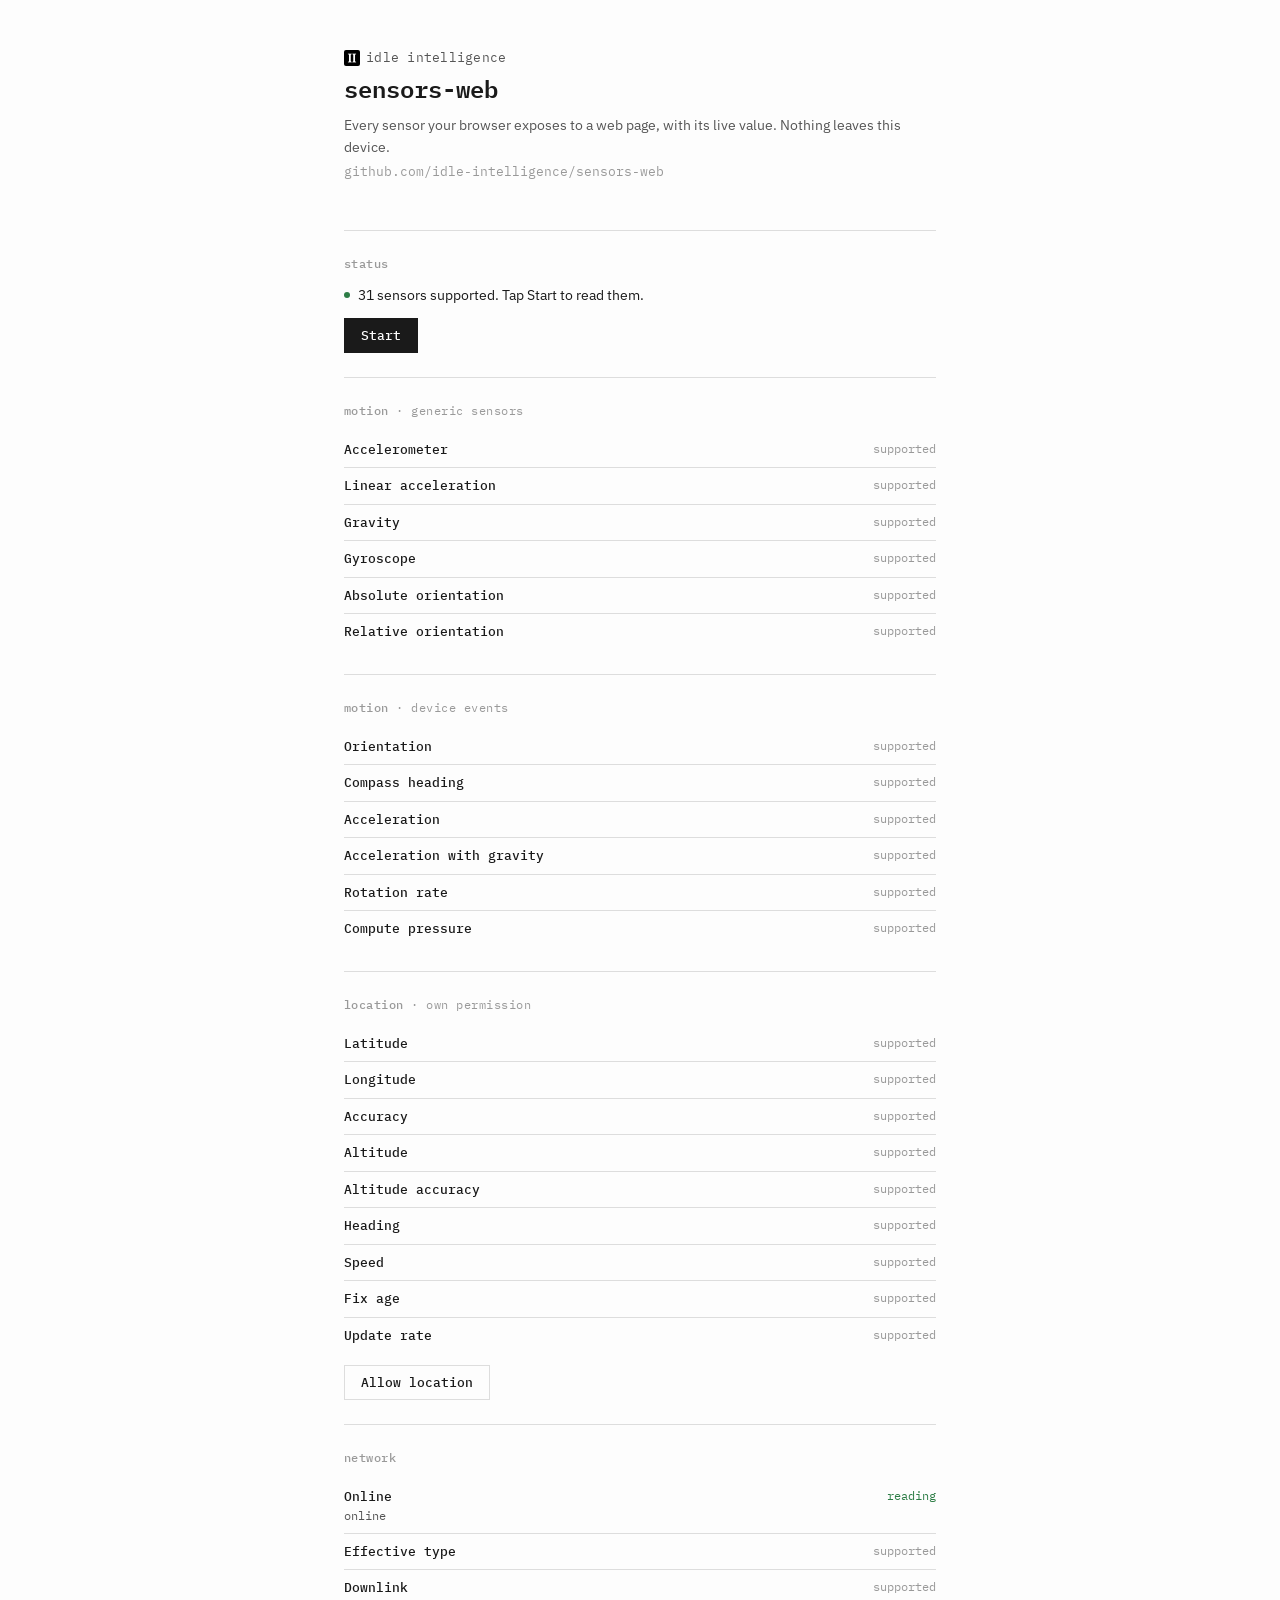
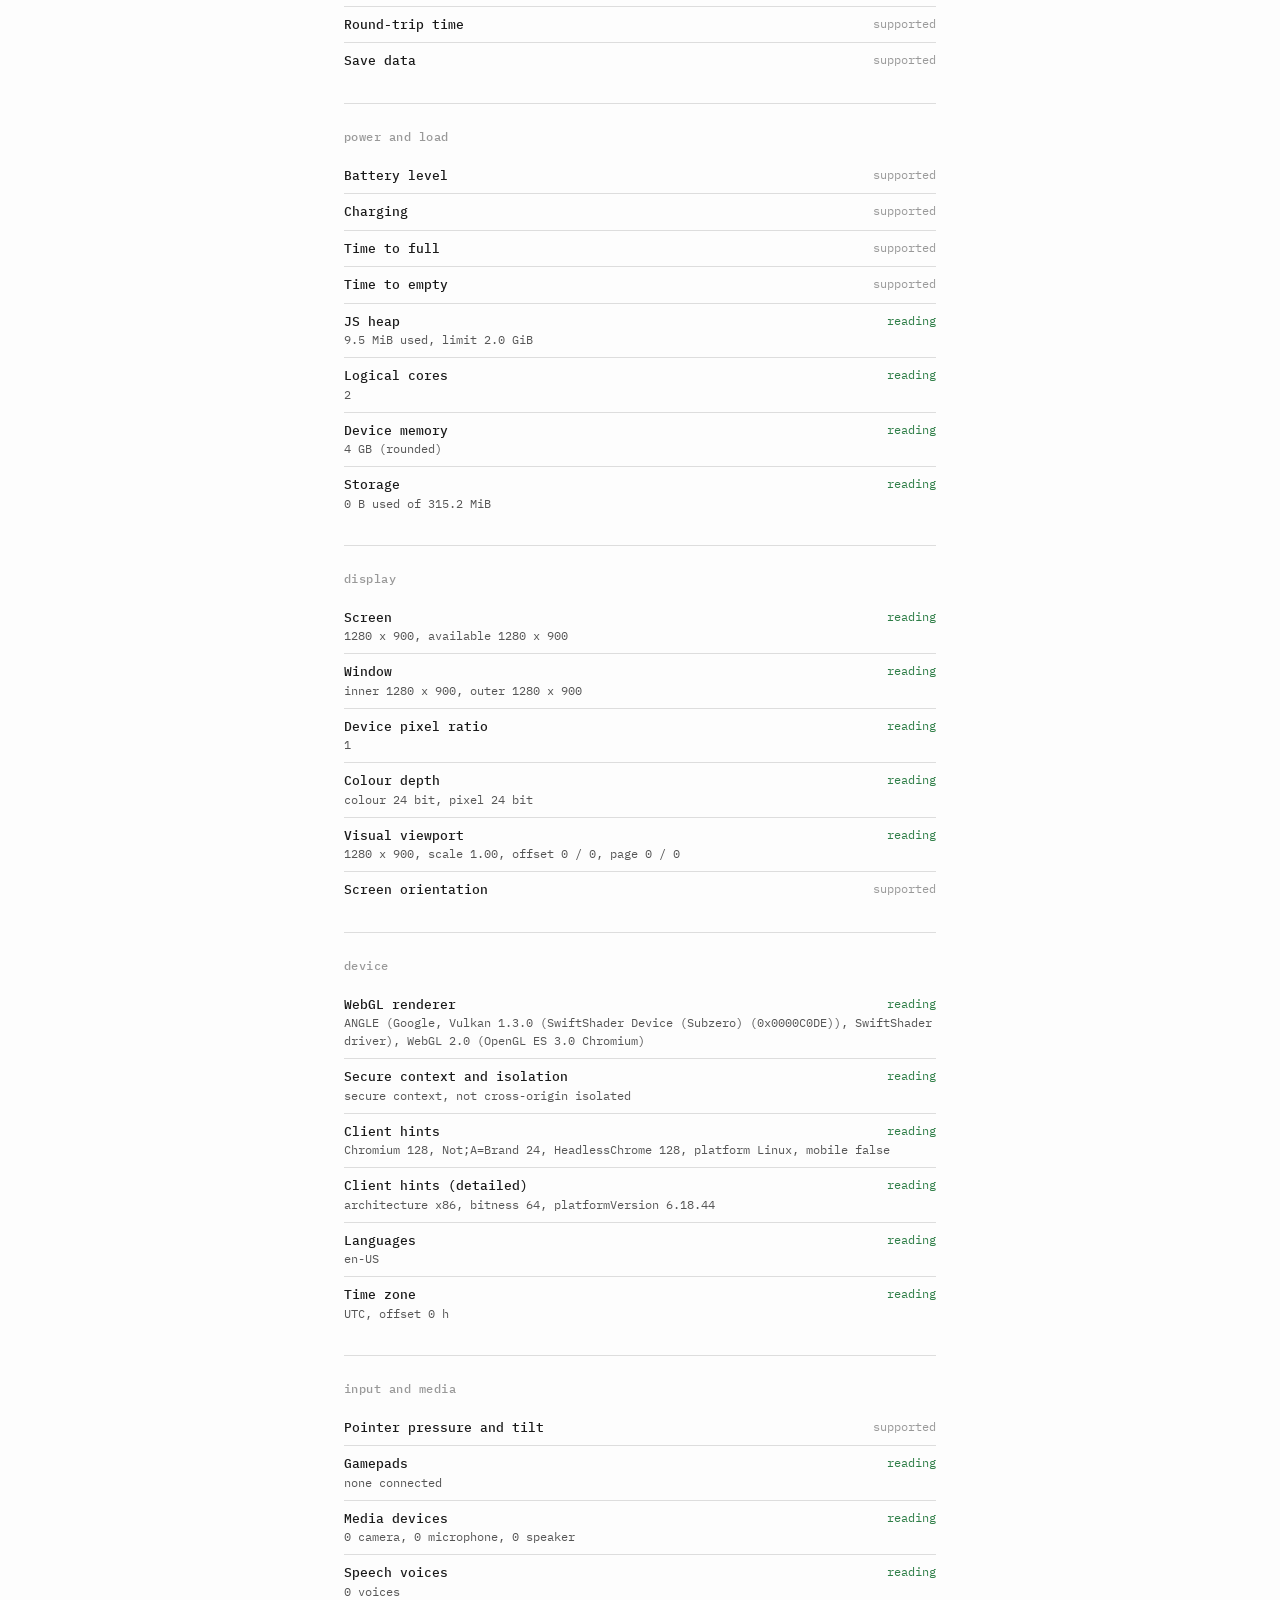
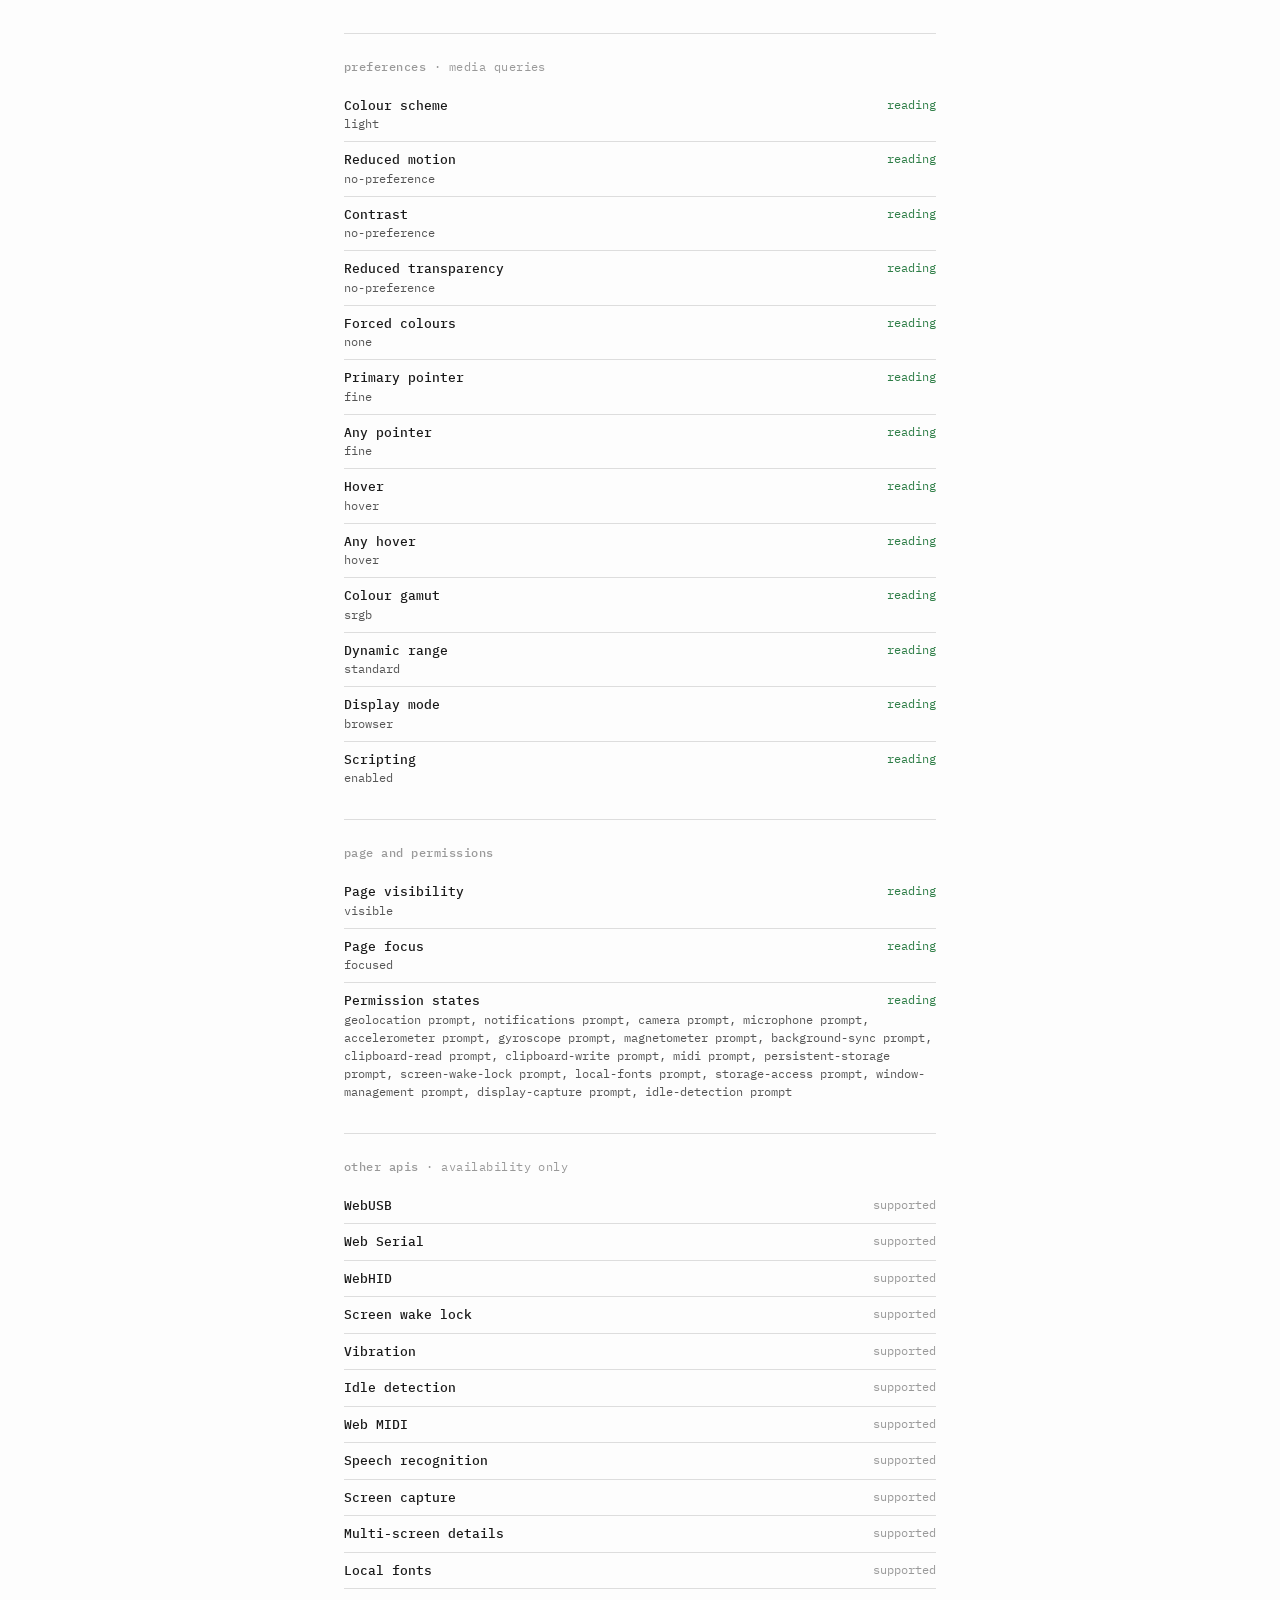
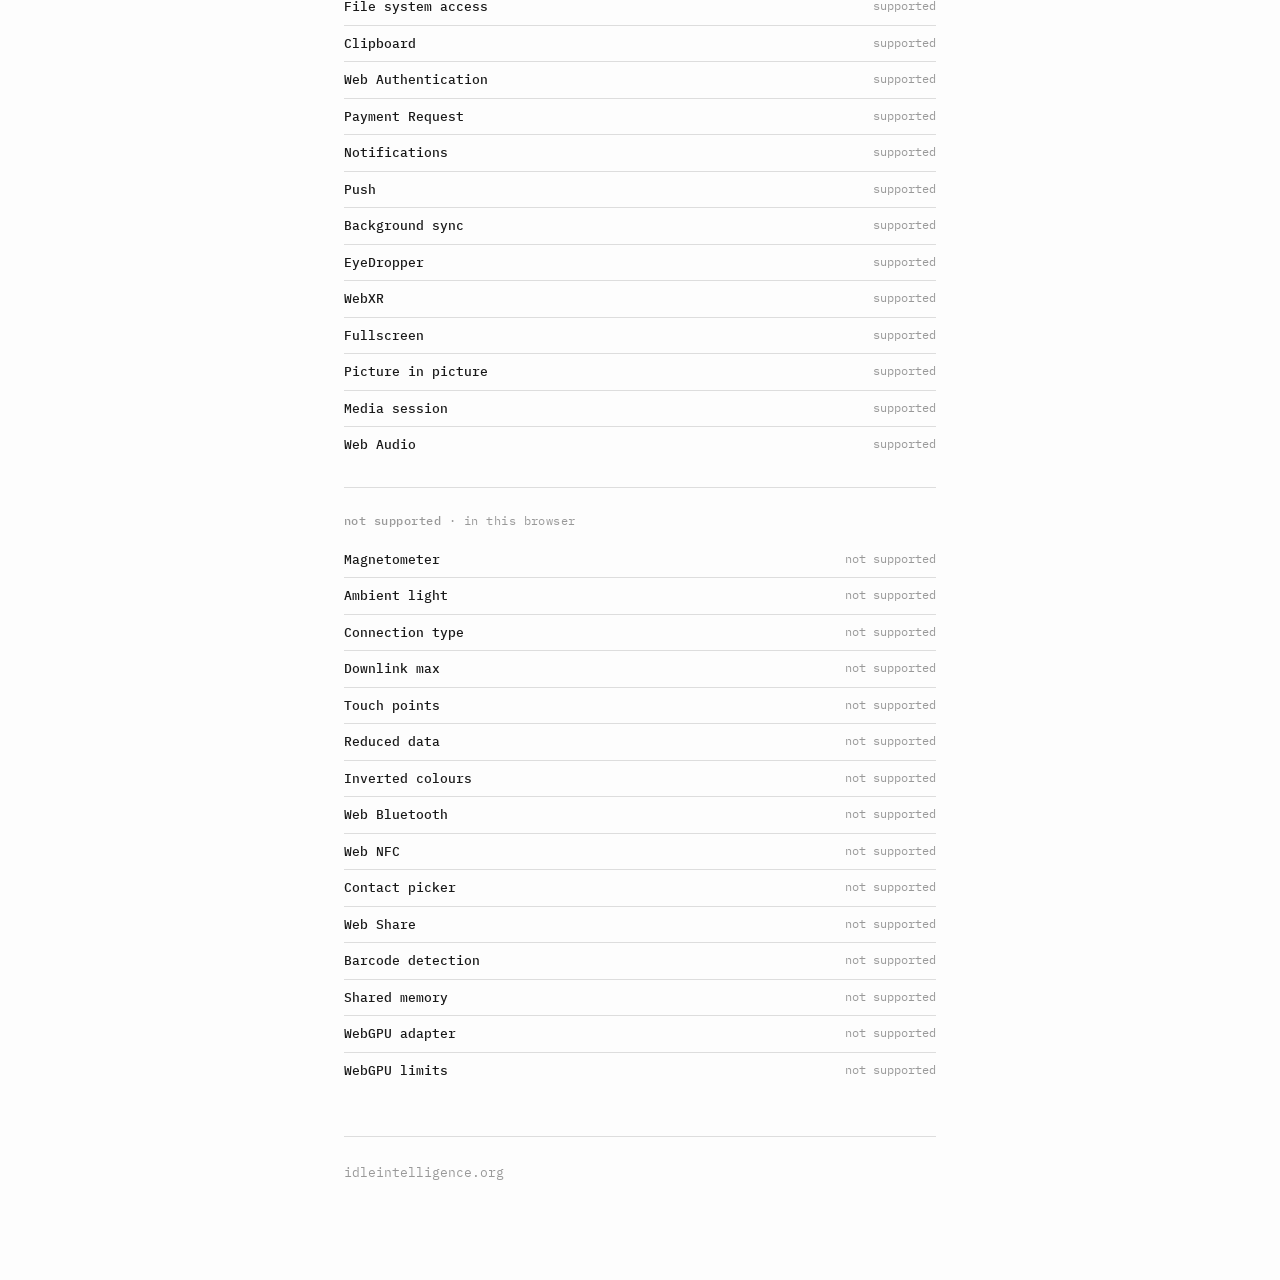
<file: web/index.html>
<!DOCTYPE html>
<html lang="en">
<head>
    <meta charset="UTF-8">
    <meta name="viewport" content="width=device-width, initial-scale=1.0">
    <title>sensors-web · idle intelligence</title>
    <link rel="icon" href="favicon.ico">
    <link rel="apple-touch-icon" href="apple-touch-icon.png">
    <link rel="stylesheet" href="fonts/fonts.css">
    <style>
        :root {
            --bg: #fdfdfd;
            --text: #1a1a1a;
            --muted: #555;
            --faint: #999;
            --border: #ddd;
            --green: #2d7d46;
            --yellow: #b58900;
            --red: #c0392b;
        }
        * { margin: 0; padding: 0; box-sizing: border-box; }
        body {
            font-family: 'IBM Plex Sans', -apple-system, sans-serif;
            max-width: 640px;
            margin: 0 auto;
            padding: 48px 24px 96px;
            color: var(--text);
            background: var(--bg);
            line-height: 1.5;
            font-size: 15px;
        }
        a { color: var(--text); }
        a:hover { color: var(--muted); }

        header { margin-bottom: 48px; }
        .org {
            font-family: 'IBM Plex Mono', monospace;
            font-size: 13px;
            color: var(--muted);
            letter-spacing: 0.02em;
            margin-bottom: 2px;
            display: flex;
            align-items: center;
            gap: 6px;
        }
        .org img {
            width: 16px;
            height: 16px;
            border-radius: 2px;
        }
        h1 {
            font-family: 'IBM Plex Mono', monospace;
            font-size: 24px;
            font-weight: 600;
            margin-bottom: 8px;
        }
        .tagline {
            color: var(--muted);
            font-size: 14px;
            line-height: 1.6;
        }
        .tagline a { text-decoration: underline; color: var(--muted); }
        .tagline a:hover { color: var(--text); }
        .repo {
            font-family: 'IBM Plex Mono', monospace;
            font-size: 13px;
            margin-top: 4px;
        }
        .repo a { color: var(--faint); text-decoration: none; }
        .repo a:hover { color: var(--muted); }

        section {
            border-top: 1px solid var(--border);
            padding: 24px 0;
        }
        section h2 {
            font-family: 'IBM Plex Mono', monospace;
            font-size: 12px;
            font-weight: 500;
            letter-spacing: 0.04em;
            color: var(--faint);
            margin-bottom: 12px;
        }
        section h2 .sub {
            font-weight: 400;
        }

        .status {
            display: flex;
            align-items: center;
            gap: 8px;
            font-size: 14px;
        }
        .status-dot {
            width: 6px;
            height: 6px;
            border-radius: 50%;
            background: var(--faint);
            flex-shrink: 0;
        }
        .status-dot.loading { background: var(--yellow); }
        .status-dot.ready { background: var(--green); }
        .status-dot.error { background: var(--red); }
        button {
            font-family: 'IBM Plex Mono', monospace;
            font-size: 13px;
            font-weight: 500;
            padding: 8px 16px;
            cursor: pointer;
            border: 1px solid var(--border);
            background: transparent;
            color: var(--text);
            border-radius: 0;
            transition: border-color 0.15s;
        }
        button:hover:not(:disabled) {
            border-color: var(--text);
        }
        button:disabled {
            opacity: 0.3;
            cursor: not-allowed;
        }
        button.primary {
            background: var(--text);
            color: var(--bg);
            border-color: var(--text);
        }
        button.primary:hover:not(:disabled) {
            background: var(--muted);
            border-color: var(--muted);
        }

        .rows { display: block; }
        .row {
            display: grid;
            grid-template-columns: 1fr auto;
            column-gap: 12px;
            padding: 8px 0;
            border-bottom: 1px solid var(--border);
        }
        .row:last-child { border-bottom: none; }
        .name {
            font-family: 'IBM Plex Mono', monospace;
            font-size: 13px;
            font-weight: 500;
        }
        .state {
            font-family: 'IBM Plex Mono', monospace;
            font-size: 12px;
            color: var(--faint);
            text-align: right;
            white-space: nowrap;
        }
        .state.live { color: var(--green); }
        .state.wait { color: var(--yellow); }
        .state.bad { color: var(--red); }
        .value:empty { display: none; }
        .value {
            grid-column: 1 / -1;
            font-family: 'IBM Plex Mono', monospace;
            font-size: 12px;
            color: var(--muted);
            word-break: break-word;
        }

        footer {
            border-top: 1px solid var(--border);
            padding-top: 24px;
            margin-top: 24px;
        }
        footer a {
            font-family: 'IBM Plex Mono', monospace;
            font-size: 13px;
            color: var(--faint);
            text-decoration: none;
        }
        footer a:hover { color: var(--muted); }
    </style>
</head>
<body>
    <header>
        <p class="org"><img src="apple-touch-icon.png" alt="II">idle intelligence</p>
        <h1>sensors-web</h1>
        <p class="tagline">
            Every sensor your browser exposes to a web page, with its live value.
            Nothing leaves this device.
        </p>
        <p class="repo">
            <a href="https://github.com/idle-intelligence/sensors-web">github.com/idle-intelligence/sensors-web</a>
        </p>
    </header>

    <section>
        <h2>status</h2>
        <div class="status">
            <span class="status-dot" id="statusDot"></span>
            <span id="statusText">Checking...</span>
        </div>
        <div style="margin-top:12px">
            <button id="startBtn" class="primary">Start</button>
        </div>
    </section>

    <section>
        <h2>motion <span class="sub">· generic sensors</span></h2>
        <div class="rows" id="rowsGeneric"></div>
    </section>

    <section>
        <h2>motion <span class="sub">· device events</span></h2>
        <div class="rows" id="rowsEvents"></div>
    </section>

    <section>
        <h2>location <span class="sub">· own permission</span></h2>
        <div class="rows" id="rowsGeo"></div>
        <div style="margin-top:12px">
            <button id="geoBtn">Allow location</button>
        </div>
    </section>

    <section>
        <h2>network</h2>
        <div class="rows" id="rowsNet"></div>
    </section>

    <section>
        <h2>power and load</h2>
        <div class="rows" id="rowsPower"></div>
    </section>

    <section>
        <h2>display</h2>
        <div class="rows" id="rowsDisplay"></div>
    </section>

    <section>
        <h2>device</h2>
        <div class="rows" id="rowsDevice"></div>
    </section>

    <section>
        <h2>input and media</h2>
        <div class="rows" id="rowsInput"></div>
    </section>

    <section>
        <h2>preferences <span class="sub">· media queries</span></h2>
        <div class="rows" id="rowsPrefs"></div>
    </section>

    <section>
        <h2>page and permissions</h2>
        <div class="rows" id="rowsPage"></div>
    </section>

    <section>
        <h2>other apis <span class="sub">· availability only</span></h2>
        <div class="rows" id="rowsApis"></div>
    </section>

    <section>
        <h2>not supported <span class="sub">· in this browser</span></h2>
        <div class="rows" id="rowsNa"></div>
    </section>

    <footer>
        <a href="https://idleintelligence.org">idleintelligence.org</a>
    </footer>

    <script>
(function () {
    'use strict';

    var $ = function (id) { return document.getElementById(id); };
    var rows = [];
    var byKey = {};
    var started = false;
    var startedAt = 0;
    var WAIT_MS = 3000;

    function num(x, d) { return (typeof x === 'number' && isFinite(x)) ? x.toFixed(d === undefined ? 2 : d) : '-'; }
    function xyz(a, b, c, d) { return 'x ' + num(a, d) + '   y ' + num(b, d) + '   z ' + num(c, d); }
    function allNull() { for (var i = 0; i < arguments.length; i++) if (arguments[i] !== null && arguments[i] !== undefined) return false; return true; }
    function has(obj, k) { try { return obj != null && k in obj; } catch (e) { return false; } }
    function bytes(n) {
        if (typeof n !== 'number') return '-';
        var u = ['B', 'KiB', 'MiB', 'GiB', 'TiB'], i = 0;
        while (n >= 1024 && i < u.length - 1) { n /= 1024; i++; }
        return n.toFixed(i ? 1 : 0) + ' ' + u[i];
    }

    // Row states: na (not supported), ready (supported, not started), tap (needs the Start tap),
    // wait (started, no data yet), live (data flowing), denied, nodata (supported but silent).
    var LABEL = {
        na: 'not supported', ready: 'supported', tap: 'needs permission', wait: 'waiting',
        live: 'reading', denied: 'denied', nodata: 'no data', off: 'location off'
    };
    var CLASS = { live: 'live', wait: 'wait', tap: 'wait', denied: 'bad', nodata: 'bad', off: 'bad' };

    // A row is either live (needs the Start tap to begin) or info (read as soon as the page loads,
    // or availability only). Info rows are not counted in the status line.
    function row(container, key, name, state, info) {
        var el = document.createElement('div');
        el.className = 'row';
        el.innerHTML = '<span class="name"></span><span class="state"></span><span class="value"></span>';
        el.children[0].textContent = name;
        $(state === 'na' ? 'rowsNa' : container).appendChild(el);
        var r = { key: key, el: el, stateEl: el.children[1], valueEl: el.children[2], state: state, value: '',
                  dirty: true, info: !!info, since: 0, patient: false };
        rows.push(r);
        byKey[key] = r;
    }

    function set(key, state, value) {
        var r = byKey[key];
        if (r.state !== state) {
            r.state = state;
            r.dirty = true;
            if (state === 'wait') r.since = performance.now();
        }
        if (value !== undefined && r.value !== value) { r.value = value; r.dirty = true; }
    }

    function info(container, key, name, supported) { row(container, key, name, supported ? 'ready' : 'na', true); }
    function show(key, value) { set(key, 'live', value); }

    var needsGesture =
        !!(window.DeviceMotionEvent && typeof DeviceMotionEvent.requestPermission === 'function') ||
        !!(window.DeviceOrientationEvent && typeof DeviceOrientationEvent.requestPermission === 'function');

    // ---------- rows ----------

    function quat(s) { return 'q ' + Array.prototype.map.call(s.quaternion || [], function (q) { return num(q, 3); }).join('   '); }
    var GENERIC = [
        ['Accelerometer', 'Accelerometer', function (s) { return xyz(s.x, s.y, s.z) + '   m/s2'; }],
        ['LinearAccelerationSensor', 'Linear acceleration', function (s) { return xyz(s.x, s.y, s.z) + '   m/s2'; }],
        ['GravitySensor', 'Gravity', function (s) { return xyz(s.x, s.y, s.z) + '   m/s2'; }],
        ['Gyroscope', 'Gyroscope', function (s) { return xyz(s.x, s.y, s.z, 3) + '   rad/s'; }],
        ['Magnetometer', 'Magnetometer', function (s) { return xyz(s.x, s.y, s.z, 1) + '   uT'; }],
        ['AbsoluteOrientationSensor', 'Absolute orientation', quat],
        ['RelativeOrientationSensor', 'Relative orientation', quat],
        ['AmbientLightSensor', 'Ambient light', function (s) { return num(s.illuminance, 0) + ' lux'; }]
    ];
    GENERIC.forEach(function (g) { row('rowsGeneric', g[0], g[1], g[0] in window ? 'ready' : 'na'); });

    var hasOrient = 'DeviceOrientationEvent' in window;
    var hasMotion = 'DeviceMotionEvent' in window;
    var gate = needsGesture ? 'tap' : 'ready';
    row('rowsEvents', 'orientation', 'Orientation', hasOrient ? gate : 'na');
    row('rowsEvents', 'compass', 'Compass heading',
        hasOrient && ('ondeviceorientationabsolute' in window || needsGesture) ? gate : 'na');
    row('rowsEvents', 'accel', 'Acceleration', hasMotion ? gate : 'na');
    row('rowsEvents', 'accelg', 'Acceleration with gravity', hasMotion ? gate : 'na');
    row('rowsEvents', 'rotation', 'Rotation rate', hasMotion ? gate : 'na');
    row('rowsEvents', 'pressure', 'Compute pressure', 'PressureObserver' in window ? 'ready' : 'na');

    // Location: watchPosition with its own permission.
    var hasGeo = 'geolocation' in navigator;
    var GEO = [
        ['geo_lat', 'Latitude'], ['geo_lon', 'Longitude'], ['geo_acc', 'Accuracy'], ['geo_alt', 'Altitude'],
        ['geo_altacc', 'Altitude accuracy'], ['geo_head', 'Heading'], ['geo_speed', 'Speed'],
        ['geo_age', 'Fix age'], ['geo_rate', 'Update rate']
    ];
    GEO.forEach(function (g) { row('rowsGeo', g[0], g[1], hasGeo ? 'ready' : 'na'); byKey[g[0]].patient = true; });

    // Network Information, one row per field the browser exposes.
    var conn = navigator.connection || navigator.mozConnection || navigator.webkitConnection;
    var NET = [
        ['net_type', 'Connection type', 'type', function (c) { return String(c.type); }],
        ['net_eff', 'Effective type', 'effectiveType', function (c) { return String(c.effectiveType); }],
        ['net_down', 'Downlink', 'downlink', function (c) { return c.downlink + ' Mb/s'; }],
        ['net_downmax', 'Downlink max', 'downlinkMax', function (c) { return c.downlinkMax + ' Mb/s'; }],
        ['net_rtt', 'Round-trip time', 'rtt', function (c) { return c.rtt + ' ms'; }],
        ['net_save', 'Save data', 'saveData', function (c) { return c.saveData ? 'on' : 'off'; }]
    ];
    info('rowsNet', 'online', 'Online', 'onLine' in navigator);
    NET.forEach(function (n) { row('rowsNet', n[0], n[1], has(conn, n[2]) ? 'ready' : 'na'); });

    // Battery Status, every field.
    var BAT = [
        ['bat_level', 'Battery level'], ['bat_charging', 'Charging'],
        ['bat_ctime', 'Time to full'], ['bat_dtime', 'Time to empty']
    ];
    BAT.forEach(function (b) { row('rowsPower', b[0], b[1], navigator.getBattery ? 'ready' : 'na'); });
    info('rowsPower', 'heap', 'JS heap', has(performance, 'memory'));
    info('rowsPower', 'cores', 'Logical cores', 'hardwareConcurrency' in navigator);
    info('rowsPower', 'devmem', 'Device memory', 'deviceMemory' in navigator);
    info('rowsPower', 'storage', 'Storage', !!(navigator.storage && navigator.storage.estimate));

    // Display.
    info('rowsDisplay', 'scr', 'Screen', true);
    info('rowsDisplay', 'win', 'Window', true);
    info('rowsDisplay', 'dpr', 'Device pixel ratio', true);
    info('rowsDisplay', 'depth', 'Colour depth', true);
    info('rowsDisplay', 'vv', 'Visual viewport', !!window.visualViewport);
    row('rowsDisplay', 'screen', 'Screen orientation', screen.orientation ? 'ready' : 'na');

    // Device.
    info('rowsDevice', 'gpu', 'WebGPU adapter', !!navigator.gpu);
    info('rowsDevice', 'gpulim', 'WebGPU limits', !!navigator.gpu);
    info('rowsDevice', 'gl', 'WebGL renderer', 'WebGLRenderingContext' in window);
    info('rowsDevice', 'iso', 'Secure context and isolation', true);
    info('rowsDevice', 'uach', 'Client hints', !!navigator.userAgentData);
    info('rowsDevice', 'uachd', 'Client hints (detailed)', !!(navigator.userAgentData && navigator.userAgentData.getHighEntropyValues));
    info('rowsDevice', 'lang', 'Languages', 'languages' in navigator);
    info('rowsDevice', 'tz', 'Time zone', typeof Intl !== 'undefined' && !!Intl.DateTimeFormat);

    // Input and media.
    row('rowsInput', 'touch', 'Touch points', 'ontouchstart' in window ? 'ready' : 'na');
    row('rowsInput', 'pointer', 'Pointer pressure and tilt', 'PointerEvent' in window ? 'ready' : 'na');
    info('rowsInput', 'gamepads', 'Gamepads', !!navigator.getGamepads);
    info('rowsInput', 'media', 'Media devices', !!(navigator.mediaDevices && navigator.mediaDevices.enumerateDevices));
    info('rowsInput', 'voices', 'Speech voices', 'speechSynthesis' in window);

    // Preferences, from media queries; a feature the browser does not know evaluates to "not all".
    var MQ = [
        ['mq_scheme', 'Colour scheme', 'prefers-color-scheme', ['dark', 'light']],
        ['mq_motion', 'Reduced motion', 'prefers-reduced-motion', ['reduce', 'no-preference']],
        ['mq_contrast', 'Contrast', 'prefers-contrast', ['more', 'less', 'custom', 'no-preference']],
        ['mq_transp', 'Reduced transparency', 'prefers-reduced-transparency', ['reduce', 'no-preference']],
        ['mq_data', 'Reduced data', 'prefers-reduced-data', ['reduce', 'no-preference']],
        ['mq_forced', 'Forced colours', 'forced-colors', ['active', 'none']],
        ['mq_invert', 'Inverted colours', 'inverted-colors', ['inverted', 'none']],
        ['mq_pointer', 'Primary pointer', 'pointer', ['fine', 'coarse', 'none']],
        ['mq_apointer', 'Any pointer', 'any-pointer', ['fine', 'coarse', 'none']],
        ['mq_hover', 'Hover', 'hover', ['hover', 'none']],
        ['mq_ahover', 'Any hover', 'any-hover', ['hover', 'none']],
        ['mq_gamut', 'Colour gamut', 'color-gamut', ['srgb', 'p3', 'rec2020']],
        ['mq_range', 'Dynamic range', 'dynamic-range', ['standard', 'high']],
        ['mq_display', 'Display mode', 'display-mode', ['browser', 'minimal-ui', 'standalone', 'fullscreen', 'picture-in-picture']],
        ['mq_script', 'Scripting', 'scripting', ['enabled', 'initial-only', 'none']]
    ];
    function mqKnown(f) { return !!window.matchMedia && window.matchMedia('(' + f + ')').media !== 'not all'; }
    // A feature whose every value is false is treated as unsupported too (some engines parse the name but never match).
    function mqAny(m) {
        return m[3].some(function (v) { return window.matchMedia('(' + m[2] + ': ' + v + ')').matches; });
    }
    MQ.forEach(function (m) { info('rowsPrefs', m[0], m[1], mqKnown(m[2]) && mqAny(m)); });

    // Page state and permissions.
    info('rowsPage', 'vis', 'Page visibility', 'visibilityState' in document);
    info('rowsPage', 'focus', 'Page focus', typeof document.hasFocus === 'function');
    info('rowsPage', 'perms', 'Permission states', !!(navigator.permissions && navigator.permissions.query));

    // Availability of APIs that need a prompt or a chooser to do anything; only presence is shown.
    var APIS = [
        ['Web Bluetooth', has(navigator, 'bluetooth')],
        ['WebUSB', has(navigator, 'usb')],
        ['Web Serial', has(navigator, 'serial')],
        ['WebHID', has(navigator, 'hid')],
        ['Web NFC', 'NDEFReader' in window],
        ['Screen wake lock', has(navigator, 'wakeLock')],
        ['Vibration', typeof navigator.vibrate === 'function'],
        ['Idle detection', 'IdleDetector' in window],
        ['Web MIDI', typeof navigator.requestMIDIAccess === 'function'],
        ['Speech recognition', 'SpeechRecognition' in window || 'webkitSpeechRecognition' in window],
        ['Screen capture', !!(navigator.mediaDevices && navigator.mediaDevices.getDisplayMedia)],
        ['Multi-screen details', 'getScreenDetails' in window],
        ['Local fonts', 'queryLocalFonts' in window],
        ['Contact picker', has(navigator, 'contacts')],
        ['File system access', 'showOpenFilePicker' in window],
        ['Clipboard', has(navigator, 'clipboard')],
        ['Web Share', typeof navigator.share === 'function'],
        ['Web Authentication', 'PublicKeyCredential' in window],
        ['Payment Request', 'PaymentRequest' in window],
        ['Notifications', 'Notification' in window],
        ['Push', 'PushManager' in window],
        ['Background sync', 'SyncManager' in window],
        ['Barcode detection', 'BarcodeDetector' in window],
        ['EyeDropper', 'EyeDropper' in window],
        ['WebXR', has(navigator, 'xr')],
        ['Fullscreen', !!document.fullscreenEnabled],
        ['Picture in picture', !!document.pictureInPictureEnabled],
        ['Media session', has(navigator, 'mediaSession')],
        ['Web Audio', 'AudioContext' in window || 'webkitAudioContext' in window],
        ['Shared memory', typeof SharedArrayBuffer !== 'undefined']
    ];
    APIS.forEach(function (a, i) { info('rowsApis', 'api' + i, a[0], a[1]); });

    // ---------- info readers (run at load) ----------

    function readScreen() {
        show('scr', screen.width + ' x ' + screen.height + ', available ' + screen.availWidth + ' x ' + screen.availHeight);
        show('win', 'inner ' + innerWidth + ' x ' + innerHeight + ', outer ' + outerWidth + ' x ' + outerHeight);
        show('dpr', String(window.devicePixelRatio));
        show('depth', 'colour ' + screen.colorDepth + ' bit, pixel ' + screen.pixelDepth + ' bit');
        var vv = window.visualViewport;
        if (vv) show('vv', num(vv.width, 0) + ' x ' + num(vv.height, 0) + ', scale ' + num(vv.scale, 2) +
            ', offset ' + num(vv.offsetLeft, 0) + ' / ' + num(vv.offsetTop, 0) + ', page ' + num(vv.pageLeft, 0) + ' / ' + num(vv.pageTop, 0));
    }
    readScreen();
    addEventListener('resize', readScreen);
    if (window.visualViewport) {
        visualViewport.addEventListener('resize', readScreen);
        visualViewport.addEventListener('scroll', readScreen);
    }

    function readMemory() {
        if (has(performance, 'memory')) show('heap', bytes(performance.memory.usedJSHeapSize) + ' used, limit ' + bytes(performance.memory.jsHeapSizeLimit));
    }
    readMemory();
    if ('hardwareConcurrency' in navigator) show('cores', String(navigator.hardwareConcurrency));
    if ('deviceMemory' in navigator) show('devmem', navigator.deviceMemory + ' GB (rounded)');
    if (byKey.storage.state !== 'na') {
        navigator.storage.estimate().then(function (e) {
            show('storage', bytes(e.usage) + ' used of ' + bytes(e.quota));
        }, function () { set('storage', 'nodata'); });
    }

    function readOnline() { show('online', navigator.onLine ? 'online' : 'offline'); }
    if (byKey.online.state !== 'na') { readOnline(); addEventListener('online', readOnline); addEventListener('offline', readOnline); }

    function readPage() {
        show('vis', document.visibilityState + (document.hidden ? ' (hidden)' : ''));
        show('focus', document.hasFocus() ? 'focused' : 'not focused');
    }
    if (byKey.vis.state !== 'na') {
        readPage();
        document.addEventListener('visibilitychange', readPage);
        addEventListener('focus', readPage);
        addEventListener('blur', readPage);
    }

    MQ.forEach(function (m) {
        if (byKey[m[0]].state === 'na') return;
        var lists = m[3].map(function (v) { return [v, window.matchMedia('(' + m[2] + ': ' + v + ')')]; });
        var upd = function () {
            var on = lists.filter(function (l) { return l[1].matches; }).map(function (l) { return l[0]; });
            show(m[0], on.join(', '));
        };
        upd();
        lists.forEach(function (l) { l[1].addEventListener('change', upd); });
    });

    if (byKey.perms.state !== 'na') {
        var names = ['geolocation', 'notifications', 'push', 'camera', 'microphone', 'accelerometer', 'gyroscope',
            'magnetometer', 'ambient-light-sensor', 'background-sync', 'clipboard-read', 'clipboard-write', 'midi',
            'persistent-storage', 'screen-wake-lock', 'local-fonts', 'storage-access', 'window-management',
            'display-capture', 'idle-detection', 'bluetooth', 'speaker-selection'];
        Promise.all(names.map(function (n) {
            return navigator.permissions.query({ name: n }).then(function (p) { return n + ' ' + p.state; }, function () { return null; });
        })).then(function (rs) {
            rs = rs.filter(Boolean);
            if (rs.length) show('perms', rs.join(', ')); else set('perms', 'na');
        });
    }

    if (byKey.gl.state !== 'na') {
        try {
            var cv = document.createElement('canvas');
            var gl = cv.getContext('webgl2') || cv.getContext('webgl');
            if (gl) {
                var dbg = gl.getExtension('WEBGL_debug_renderer_info');
                show('gl', (dbg ? gl.getParameter(dbg.UNMASKED_RENDERER_WEBGL) : gl.getParameter(gl.RENDERER)) + ', ' + gl.getParameter(gl.VERSION));
            } else set('gl', 'na');
        } catch (e) { set('gl', 'na'); }
    }

    if (navigator.gpu) {
        navigator.gpu.requestAdapter().then(function (a) {
            if (!a) { set('gpu', 'na'); set('gpulim', 'na'); return; }
            var ai = a.info || {};
            var parts = [ai.vendor, ai.architecture, ai.device, ai.description].filter(Boolean);
            show('gpu', (parts.join(', ') || 'adapter present') + ', ' + a.features.size + ' features');
            var L = a.limits, keys = ['maxTextureDimension2D', 'maxBufferSize', 'maxStorageBufferBindingSize',
                'maxComputeWorkgroupStorageSize', 'maxComputeInvocationsPerWorkgroup', 'maxComputeWorkgroupSizeX',
                'maxBindGroups', 'maxStorageBuffersPerShaderStage'];
            show('gpulim', keys.filter(function (k) { return L[k] !== undefined; }).map(function (k) { return k + ' ' + L[k]; }).join(', '));
        }, function () { set('gpu', 'na'); set('gpulim', 'na'); });
    }

    show('iso', (window.isSecureContext ? 'secure context' : 'insecure context') + ', ' +
        (window.crossOriginIsolated ? 'cross-origin isolated' : 'not cross-origin isolated'));

    if (byKey.uach.state !== 'na') {
        var u = navigator.userAgentData;
        show('uach', u.brands.map(function (b) { return b.brand + ' ' + b.version; }).join(', ') + ', platform ' + (u.platform || '-') + ', mobile ' + u.mobile);
        if (byKey.uachd.state !== 'na') {
            u.getHighEntropyValues(['architecture', 'bitness', 'model', 'platformVersion', 'fullVersionList', 'wow64']).then(function (h) {
                var bits = [];
                ['architecture', 'bitness', 'model', 'platformVersion'].forEach(function (k) { if (h[k]) bits.push(k + ' ' + h[k]); });
                show('uachd', bits.join(', ') || 'empty');
            }, function () { set('uachd', 'nodata'); });
        }
    }

    if (byKey.lang.state !== 'na') show('lang', (navigator.languages && navigator.languages.length ? navigator.languages : [navigator.language]).join(', '));
    if (byKey.tz.state !== 'na') {
        try {
            var tzn = Intl.DateTimeFormat().resolvedOptions().timeZone;
            show('tz', (tzn || '-') + ', offset ' + (-new Date().getTimezoneOffset() / 60) + ' h');
        } catch (e) { set('tz', 'nodata'); }
    }

    function readGamepads() {
        var gs = Array.prototype.filter.call(navigator.getGamepads() || [], Boolean);
        show('gamepads', gs.length ? gs.map(function (g) { return g.id + ' (' + g.buttons.length + ' buttons, ' + g.axes.length + ' axes)'; }).join('; ')
            : 'none connected');
    }
    if (byKey.gamepads.state !== 'na') {
        readGamepads();
        addEventListener('gamepadconnected', readGamepads);
        addEventListener('gamepaddisconnected', readGamepads);
    }

    function readMedia() {
        navigator.mediaDevices.enumerateDevices().then(function (ds) {
            var c = { videoinput: 0, audioinput: 0, audiooutput: 0 };
            ds.forEach(function (d) { if (d.kind in c) c[d.kind]++; });
            show('media', c.videoinput + ' camera, ' + c.audioinput + ' microphone, ' + c.audiooutput + ' speaker');
        }, function () { set('media', 'nodata'); });
    }
    if (byKey.media.state !== 'na') {
        readMedia();
        navigator.mediaDevices.addEventListener('devicechange', readMedia);
    }

    if (byKey.voices.state !== 'na') {
        var readVoices = function () { show('voices', speechSynthesis.getVoices().length + ' voices'); };
        readVoices();
        speechSynthesis.addEventListener('voiceschanged', readVoices);
    }

    // ---------- live readers (run at Start) ----------

    function startGeneric(g) {
        var name = g[0];
        if (!(name in window)) return;
        set(name, 'wait');
        var s;
        try {
            s = new window[name]({ frequency: 10 });
        } catch (e) {
            set(name, e.name === 'SecurityError' || e.name === 'NotAllowedError' ? 'denied' : 'nodata');
            return;
        }
        s.addEventListener('reading', function () { set(name, 'live', g[2](s)); });
        s.addEventListener('error', function (e) {
            var n = e.error && e.error.name;
            set(name, n === 'NotAllowedError' || n === 'SecurityError' ? 'denied' : 'nodata');
        });
        try { s.start(); } catch (e) { set(name, 'nodata'); }
    }

    function startEvents() {
        if (hasOrient) {
            ['orientation', 'compass'].forEach(function (k) { if (byKey[k].state !== 'na') set(k, 'wait'); });
            addEventListener('deviceorientation', function (e) {
                if (allNull(e.alpha, e.beta, e.gamma)) return;
                set('orientation', 'live', 'alpha ' + num(e.alpha, 1) + '   beta ' + num(e.beta, 1) + '   gamma ' + num(e.gamma, 1));
                if (typeof e.webkitCompassHeading === 'number') set('compass', 'live', num(e.webkitCompassHeading, 1) + ' deg from north');
            });
            addEventListener('deviceorientationabsolute', function (e) {
                if (allNull(e.alpha)) return;
                set('compass', 'live', num(e.alpha, 1) + ' deg');
            });
        }
        if (hasMotion) {
            ['accel', 'accelg', 'rotation'].forEach(function (k) { set(k, 'wait'); });
            addEventListener('devicemotion', function (e) {
                var a = e.acceleration, g = e.accelerationIncludingGravity, r = e.rotationRate;
                if (a && !allNull(a.x, a.y, a.z)) set('accel', 'live', xyz(a.x, a.y, a.z) + '   m/s2');
                if (g && !allNull(g.x, g.y, g.z)) set('accelg', 'live', xyz(g.x, g.y, g.z) + '   m/s2');
                if (r && !allNull(r.alpha, r.beta, r.gamma)) {
                    set('rotation', 'live', 'alpha ' + num(r.alpha, 1) + '   beta ' + num(r.beta, 1) + '   gamma ' + num(r.gamma, 1) + '   deg/s');
                }
            });
        }
    }

    function denyEvents() {
        ['orientation', 'compass', 'accel', 'accelg', 'rotation'].forEach(function (k) {
            if (byKey[k].state !== 'na') set(k, 'denied', '');
        });
    }

    var geoStarted = false, lastFix = null, fixTimes = [];
    function startGeo() {
        if (!hasGeo || geoStarted) return;
        geoStarted = true;
        GEO.forEach(function (g) { set(g[0], 'wait'); });
        navigator.geolocation.watchPosition(function (p) {
            var c = p.coords, now = performance.now();
            lastFix = p;
            fixTimes.push(now);
            if (fixTimes.length > 10) fixTimes.shift();
            var field = function (key, v, text) { if (typeof v === 'number' && isFinite(v)) set(key, 'live', text); else set(key, 'nodata', ''); };
            field('geo_lat', c.latitude, num(c.latitude, 6) + ' deg');
            field('geo_lon', c.longitude, num(c.longitude, 6) + ' deg');
            field('geo_acc', c.accuracy, num(c.accuracy, 1) + ' m');
            field('geo_alt', c.altitude, num(c.altitude, 1) + ' m');
            field('geo_altacc', c.altitudeAccuracy, num(c.altitudeAccuracy, 1) + ' m');
            field('geo_head', c.heading, num(c.heading, 1) + ' deg from north');
            field('geo_speed', c.speed, num(c.speed, 2) + ' m/s');
            if (fixTimes.length > 1) {
                var span = (fixTimes[fixTimes.length - 1] - fixTimes[0]) / 1000;
                set('geo_rate', 'live', num((fixTimes.length - 1) / span, 2) + ' fixes/s');
            } else {
                set('geo_rate', 'wait', 'one fix so far');
            }
            readAge();
        }, function (err) {
            var s = err.code === 1 ? 'denied' : err.code === 2 ? 'off' : 'nodata';
            GEO.forEach(function (g) { if (!lastFix) set(g[0], s, ''); });
            if (err.code === 1) geoStarted = false;
        }, { enableHighAccuracy: true, maximumAge: 0, timeout: 30000 });
    }
    function readAge() {
        if (lastFix) set('geo_age', 'live', num(Math.max(0, Date.now() - lastFix.timestamp) / 1000, 1) + ' s');
    }

    function startNetwork() {
        if (!conn) return;
        var upd = function () {
            NET.forEach(function (n) {
                if (byKey[n[0]].state !== 'na' && conn[n[2]] !== undefined) set(n[0], 'live', n[3](conn));
            });
        };
        upd();
        conn.addEventListener('change', upd);
    }

    function startBattery() {
        if (!navigator.getBattery) return;
        BAT.forEach(function (b) { set(b[0], 'wait'); });
        var secs = function (v) { return v === Infinity ? 'not applicable' : num(v / 60, 1) + ' min'; };
        navigator.getBattery().then(function (b) {
            var upd = function () {
                set('bat_level', 'live', Math.round(b.level * 100) + '%');
                set('bat_charging', 'live', b.charging ? 'charging' : 'not charging');
                set('bat_ctime', 'live', secs(b.chargingTime));
                set('bat_dtime', 'live', secs(b.dischargingTime));
            };
            upd();
            ['levelchange', 'chargingchange', 'chargingtimechange', 'dischargingtimechange'].forEach(function (ev) { b.addEventListener(ev, upd); });
        }, function () { BAT.forEach(function (b) { set(b[0], 'denied'); }); });
    }

    function startPressure() {
        if (!('PressureObserver' in window)) return;
        set('pressure', 'wait');
        try {
            var po = new PressureObserver(function (recs) {
                var r = recs[recs.length - 1];
                set('pressure', 'live', 'cpu ' + r.state);
            });
            po.observe('cpu', { sampleInterval: 1000 }).catch(function () { set('pressure', 'nodata'); });
        } catch (e) { set('pressure', 'nodata'); }
    }

    function startDevice() {
        startNetwork();
        startBattery();
        startPressure();
        if (screen.orientation) {
            var o = function () { set('screen', 'live', screen.orientation.type + ', ' + screen.orientation.angle + ' deg'); };
            o();
            screen.orientation.addEventListener('change', o);
        }
        if ('ontouchstart' in window) {
            set('touch', 'wait', 'touch the screen');
            var t = function (e) { set('touch', 'live', e.touches.length + (e.touches.length === 1 ? ' point' : ' points')); };
            addEventListener('touchstart', t, { passive: true });
            addEventListener('touchend', t, { passive: true });
        }
        if ('PointerEvent' in window) {
            set('pointer', 'wait', 'touch or move the pointer');
            addEventListener('pointermove', function (e) {
                set('pointer', 'live', e.pointerType + ', pressure ' + num(e.pressure, 2) + ', tilt ' + e.tiltX + ' / ' + e.tiltY);
            }, { passive: true });
        }
    }

    // ---------- start ----------

    function requestMotionAccess() {
        var reqs = [];
        if (window.DeviceMotionEvent && typeof DeviceMotionEvent.requestPermission === 'function') reqs.push(DeviceMotionEvent.requestPermission());
        if (window.DeviceOrientationEvent && typeof DeviceOrientationEvent.requestPermission === 'function') reqs.push(DeviceOrientationEvent.requestPermission());
        return Promise.all(reqs.map(function (p) { return p.catch(function () { return 'denied'; }); }))
            .then(function (rs) { return rs.every(function (r) { return r === 'granted'; }); });
    }

    $('startBtn').onclick = function () {
        if (started) return;
        started = true;
        startedAt = performance.now();
        this.disabled = true;
        // The permission requests are issued synchronously inside the tap.
        var access = needsGesture ? requestMotionAccess() : Promise.resolve(true);
        startGeo();
        GENERIC.forEach(startGeneric);
        startDevice();
        access.then(function (ok) { if (ok) startEvents(); else denyEvents(); });
    };

    $('geoBtn').onclick = startGeo;
    if (!hasGeo) $('geoBtn').hidden = true;

    // ---------- render ----------

    var dot = $('statusDot'), text = $('statusText');
    function setStatus(cls, msg) {
        dot.className = 'status-dot ' + cls;
        if (text.textContent !== msg) text.textContent = msg;
    }

    var rowLists = Array.prototype.slice.call(document.querySelectorAll('.rows'));
    function tick() {
        var now = performance.now();
        var live = 0, usable = 0;
        rows.forEach(function (r) {
            var interactive = r.key === 'touch' || r.key === 'pointer';
            if (r.state === 'wait' && !interactive && !r.patient && r.since && now - r.since > WAIT_MS) {
                r.state = 'nodata';
                r.dirty = true;
            }
            if (!r.info && r.state !== 'na') usable++;
            if (!r.info && r.state === 'live') live++;
            if (r.dirty) {
                r.dirty = false;
                if (r.state === 'na' && r.el.parentNode !== $('rowsNa')) $('rowsNa').appendChild(r.el);
                r.stateEl.textContent = LABEL[r.state];
                r.stateEl.className = 'state ' + (CLASS[r.state] || '');
                r.valueEl.textContent = r.state === 'na' || r.state === 'nodata' ? '' : r.value;
            }
        });
        rowLists.forEach(function (l) { l.parentNode.hidden = !l.children.length; });
        if (!started) {
            setStatus('ready', usable + ' sensors supported. ' + (needsGesture ? 'Tap Start to allow motion access.' : 'Tap Start to read them.'));
        } else {
            setStatus(live ? 'ready' : 'loading', live + ' of ' + usable + ' supported sensors reading');
        }
    }
    tick();
    setInterval(tick, 100);
    setInterval(function () { readAge(); readMemory(); }, 1000);
})();
    </script>
</body>
</html>
</file>
<file: web/fonts/fonts.css>
@font-face { font-family: 'IBM Plex Mono'; font-style: normal; font-weight: 400; font-display: swap; src: url(ibm-plex-mono-latin-400-normal.woff2) format('woff2'); }
@font-face { font-family: 'IBM Plex Mono'; font-style: normal; font-weight: 500; font-display: swap; src: url(ibm-plex-mono-latin-500-normal.woff2) format('woff2'); }
@font-face { font-family: 'IBM Plex Mono'; font-style: normal; font-weight: 600; font-display: swap; src: url(ibm-plex-mono-latin-600-normal.woff2) format('woff2'); }
@font-face { font-family: 'IBM Plex Sans'; font-style: normal; font-weight: 400; font-display: swap; src: url(ibm-plex-sans-latin-400-normal.woff2) format('woff2'); }
@font-face { font-family: 'IBM Plex Sans'; font-style: normal; font-weight: 500; font-display: swap; src: url(ibm-plex-sans-latin-500-normal.woff2) format('woff2'); }
</file>
